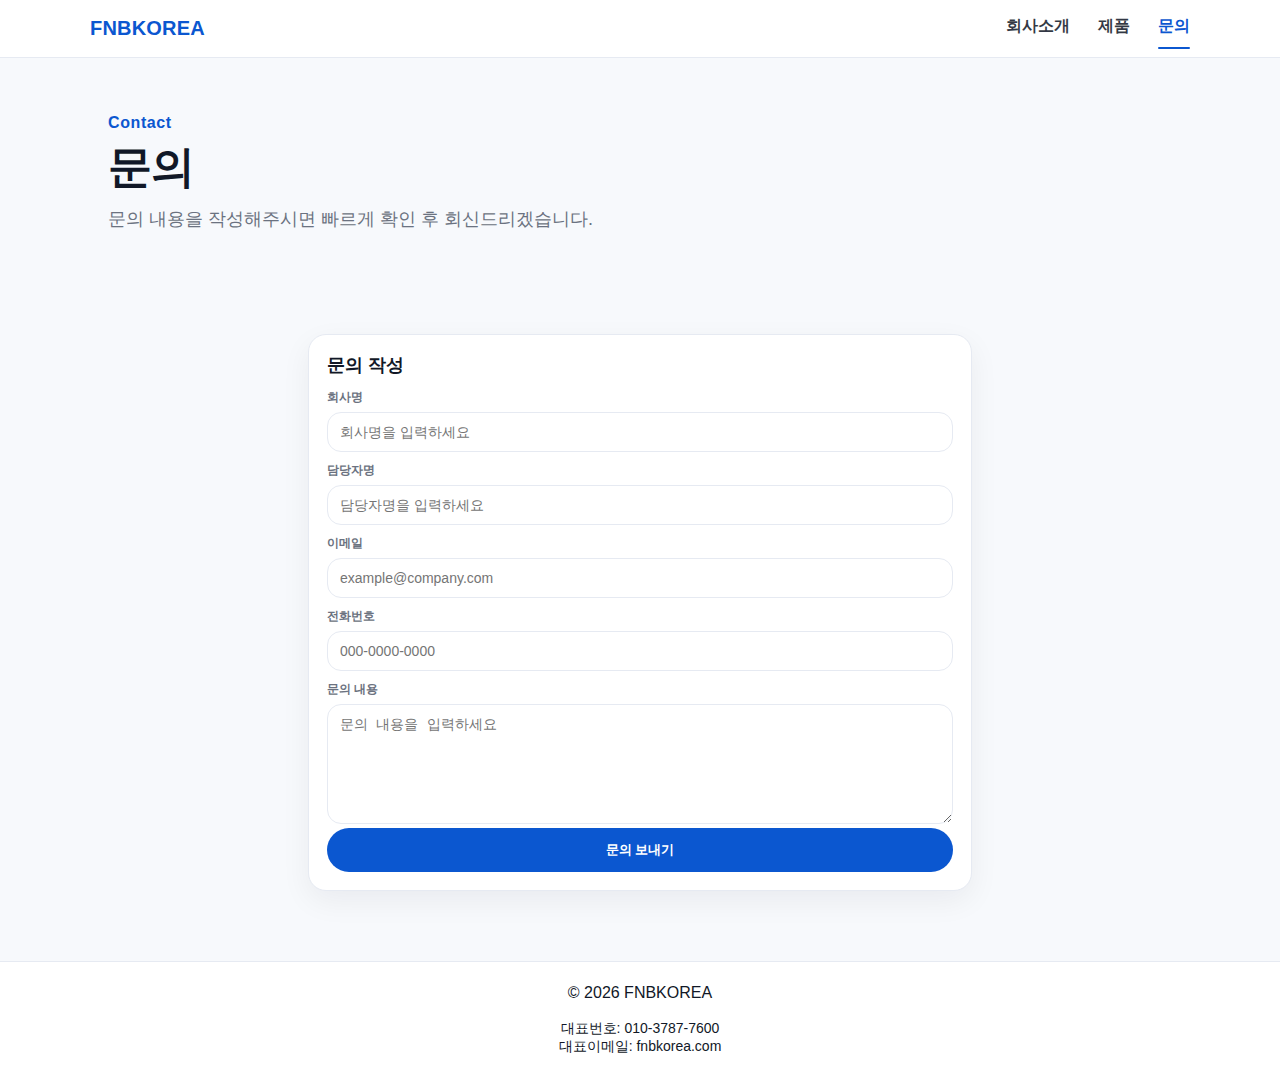
<file: contact.html>
<!doctype html>
<html lang="ko">
<head>
  <meta charset="utf-8" />
  <meta name="viewport" content="width=device-width, initial-scale=1" />
  <title>FNBKOREA | 문의</title>
  <link rel="stylesheet" href="style.css" />
</head>
<body>

<header class="header">
  <div class="container header-inner">
    <a class="brand" href="index.html">FNBKOREA</a>
    <nav class="nav">
      <a href="company.html">회사소개</a>
      <a href="products.html">제품</a>
      <a href="contact.html" aria-current="page">문의</a>
    </nav>
  </div>
</header>

<main>
  <section class="hero-sub">
    <div class="container">
      <p class="eyebrow">Contact</p>
      <h1 class="h1">문의</h1>
      <p class="lead">문의 내용을 작성해주시면 빠르게 확인 후 회신드리겠습니다.</p>
    </div>
  </section>

  <section class="section">
    <div class="container" style="max-width:700px;">
      <div class="panel">
        <div class="panel-head">
          <h2 class="h3">문의 작성</h2>
        </div>

        <div class="panel-body">
          <form class="form" onsubmit="return false;">
            
            <label>회사명</label>
            <input type="text" placeholder="회사명을 입력하세요" />

            <label>담당자명</label>
            <input type="text" placeholder="담당자명을 입력하세요" />

            <label>이메일</label>
            <input type="email" placeholder="example@company.com" />

            <label>전화번호</label>
            <input type="tel" placeholder="000-0000-0000" />

            <label>문의 내용</label>
            <textarea rows="6" placeholder="문의 내용을 입력하세요"></textarea>

            <button class="btn btn-primary btn-block" type="submit">
              문의 보내기
            </button>

          </form>
        </div>
      </div>
    </div>
  </section>
</main>

<div id="footer"></div>

<script>
fetch("footer.html")
  .then(res => res.text())
  .then(data => {
    document.getElementById("footer").innerHTML = data;
  });
</script>

</body>
</html>
</file>
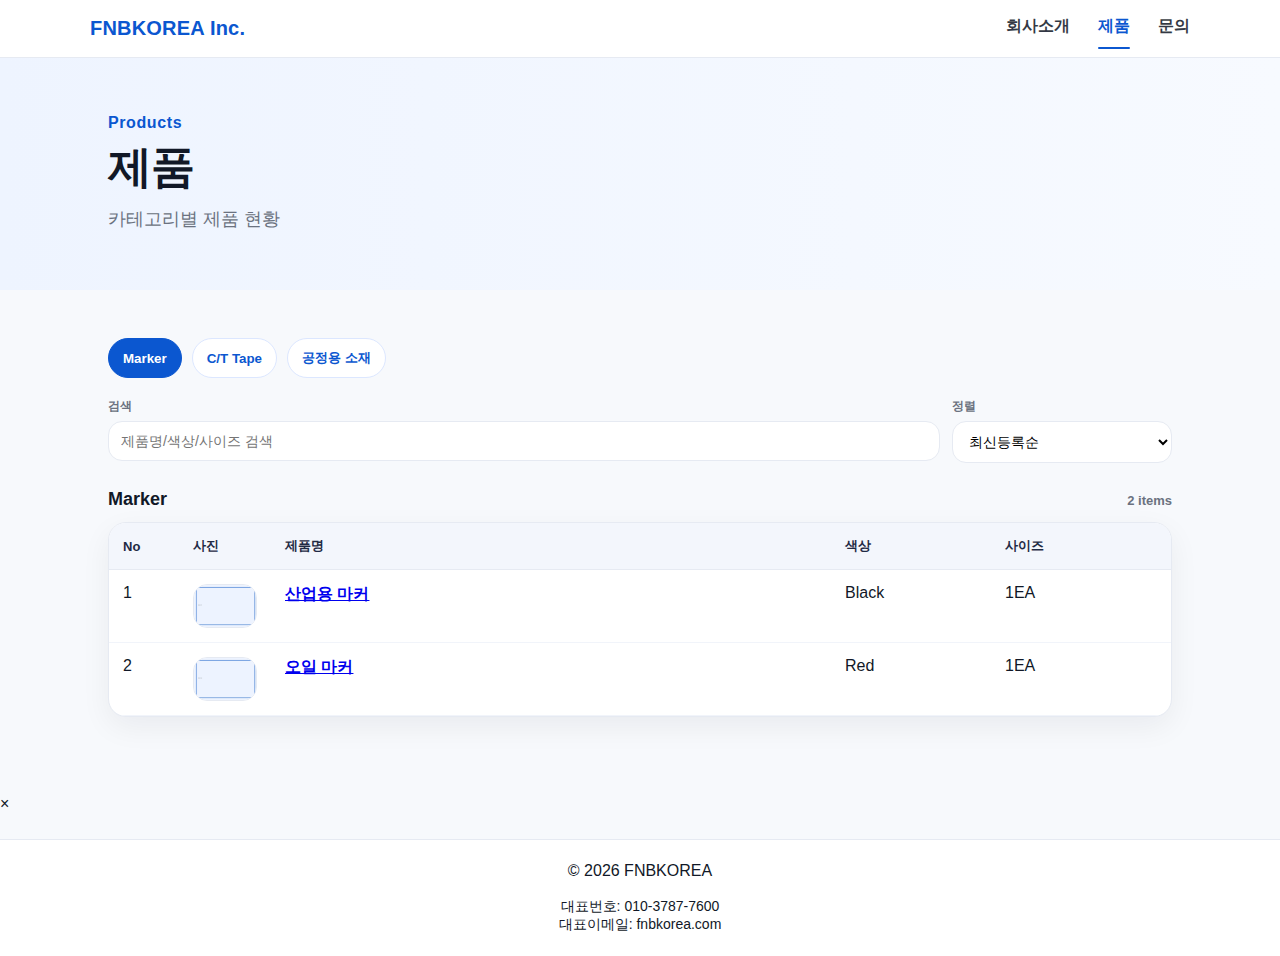
<file: products.html>
<!doctype html>
<html lang="ko">
<head>
  <meta charset="utf-8" />
  <meta name="viewport" content="width=device-width, initial-scale=1" />
  <title>FNBKOREA Inc. | 제품</title>
  <link rel="stylesheet" href="style.css" />
</head>
<body>
<header class="header">
  <div class="container header-inner">
    <a class="brand" href="index.html">FNBKOREA Inc.</a>
    <nav class="nav">
      <a href="company.html" >회사소개</a>
      <a href="products.html" aria-current="page">제품</a>
      <a href="contact.html" >문의</a>
    </nav>
  </div>
</header>

<main>
  <section class="hero hero-sub">
    <div class="container">
      <p class="eyebrow">Products</p>
      <h1 class="h1">제품</h1>
      <p class="lead">카테고리별 제품 현황</p>
    </div>
  </section>

  <section class="section">
  <div class="container">
    <div class="tabs">
      <button class="tab active" data-tab="marker">Marker</button>
      <button class="tab" data-tab="cttape">C/T Tape</button>
      <button class="tab" data-tab="material">공정용 소재</button>
    </div>

<div class="board-tools">
  <div class="tool">
    <label for="searchInput">검색</label>
    <input id="searchInput" type="text" placeholder="제품명/색상/사이즈 검색" />
  </div>

  <div class="tool tool-sort">
    <label for="sortSelect">정렬</label>
    <select id="sortSelect">
      <option value="latest">최신등록순</option>
      <option value="name">제품명순</option>
      <option value="color">색상순</option>
      <option value="size">사이즈순</option>
    </select>
  </div>
</div>

    <!-- Marker -->
    <section id="board-marker" class="board active" aria-label="Marker 게시판">
      <div class="board-head">
        <h2 class="h3">Marker</h2>
        <div class="count"><span id="count-marker">0</span> items</div>
      </div>
      <div class="table-wrap">
        <table class="board-table">
          <thead>
            <tr>
              <th style="width:70px;">No</th>
              <th style="width:90px;">사진</th>
              <th>제품명</th>
              <th style="width:160px;">색상</th>
              <th style="width:180px;">사이즈</th>
            </tr>
          </thead>
          <tbody id="tbody-marker"></tbody>
        </table>
      </div>
      <div class="empty" id="empty-marker">등록된 제품이 없습니다.</div>
    </section>

    <!-- C/T Tape -->
    <section id="board-cttape" class="board" aria-label="C/T Tape 게시판">
      <div class="board-head">
        <h2 class="h3">C/T Tape</h2>
        <div class="count"><span id="count-cttape">0</span> items</div>
      </div>
      <div class="table-wrap">
        <table class="board-table">
          <thead>
            <tr>
              <th style="width:70px;">No</th>
              <th style="width:90px;">사진</th>
              <th>제품명</th>
              <th style="width:160px;">색상</th>
              <th style="width:180px;">사이즈</th>
            </tr>
          </thead>
          <tbody id="tbody-cttape"></tbody>
        </table>
      </div>
      <div class="empty" id="empty-cttape">등록된 제품이 없습니다.</div>
    </section>

    <!-- 공정용 소재 -->
    <section id="board-material" class="board" aria-label="공정용 소재 게시판">
      <div class="board-head">
        <h2 class="h3">공정용 소재</h2>
        <div class="count"><span id="count-material">0</span> items</div>
      </div>
      <div class="table-wrap">
        <table class="board-table">
          <thead>
            <tr>
              <th style="width:70px;">No</th>
              <th style="width:90px;">사진</th>
              <th>제품명</th>
              <th style="width:160px;">색상</th>
              <th style="width:180px;">사이즈</th>
            </tr>
          </thead>
          <tbody id="tbody-material"></tbody>
        </table>
      </div>
      <div class="empty" id="empty-material">등록된 제품이 없습니다.</div>
    </section>

  </div>
</section>
<!-- 이미지 모달 -->
<div id="imageModal" class="image-modal">
  <span class="image-close">&times;</span>
  <img class="image-modal-content" id="modalImage">
</div>
</main>

<div id="footer"></div>

<script>
fetch("footer.html")
  .then(res => res.text())
  .then(data => {
    document.getElementById("footer").innerHTML = data;
  });
</script>

<script src="data.js"></script>
<script src="products.js" defer></script>

</body>
</html>
</file>
<file: style.css>
:root{
  --s-blue:#0B57D0;
  --s-blue2:#0847AA;
  --bg:#F7F9FC;
  --card:#FFFFFF;
  --text:#111827;
  --muted:#6B7280;
  --line:#E6EAF2;
  --radius:18px;
  --shadow:0 10px 30px rgba(17,24,39,.06);
}
*{ box-sizing:border-box; }
body{
  margin:0;
  font-family:"Pretendard","Noto Sans KR","Segoe UI",Arial,sans-serif;
  background:var(--bg);
  color:var(--text);
}
.container{ max-width:1100px; margin:0 auto; padding:0 18px; }

/* Header */
.header{ position:sticky; top:0; z-index:50; background:var(--card); border-bottom:1px solid var(--line); }
.header-inner{ display:flex; align-items:center; padding:16px 0; }
.brand{ margin-right:auto; text-decoration:none; color:var(--s-blue); font-weight:900; letter-spacing:.2px; font-size:20px; }
.nav{ margin-left:auto; display:flex; gap:28px; }
.nav a{
  text-decoration:none; color:var(--text); font-weight:800; opacity:.86;
  white-space:nowrap; padding-bottom:4px; position:relative;
}
.nav a:hover{ color:var(--s-blue); opacity:1; }
.nav a[aria-current="page"]{ color:var(--s-blue); opacity:1; }
.nav a[aria-current="page"]::after{ content:""; position:absolute; left:0; bottom:-8px; width:100%; height:2px; background:var(--s-blue); border-radius:2px; }

/* Type */
.h1{ font-size:44px; line-height:1.15; letter-spacing:-.6px; margin:0 0 12px; }
.h2{ font-size:24px; margin:0; }
.h3{ font-size:18px; margin:0; }
.lead{ margin:0; color:var(--muted); font-size:18px; line-height:1.65; }
.eyebrow{ margin:0 0 10px; color:var(--s-blue); font-weight:900; letter-spacing:.6px; }
.muted{ color:var(--muted); }

/* Buttons */
.btn{
  display:inline-flex; align-items:center; justify-content:center;
  padding:12px 18px; border-radius:999px;
  text-decoration:none; font-weight:900;
  border:1px solid transparent; cursor:pointer;
}
.btn-primary{ background:var(--s-blue); color:#fff; }
.btn-primary:hover{ background:var(--s-blue2); }
.btn-ghost{ background:#fff; color:var(--text); border-color:var(--line); }
.btn-ghost:hover{ border-color:#C8D3EA; }
.btn-block{ width:100%; }

/* Hero */
.hero{ background:linear-gradient(90deg,#EEF4FF,#F7FAFF); }
.hero-sub{ padding:56px 0; }
.section{ padding:44px 0; }
.section-head{ display:flex; justify-content:space-between; align-items:end; gap:12px; margin-bottom:14px; }
.cta-row{ display:flex; gap:10px; flex-wrap:wrap; }

/* Cards */
.cards{ display:grid; gap:14px; }
.cards-3{ grid-template-columns:repeat(3,1fr); }
.card{
  display:block; text-decoration:none; color:var(--text);
  background:var(--card); border:1px solid var(--line);
  border-radius:var(--radius); box-shadow:var(--shadow);
  padding:18px;
}
.card:hover{ border-color:#C8D3EA; }
.card-kicker{ color:var(--s-blue); font-weight:900; font-size:12px; letter-spacing:.6px; }
.card-title{ margin-top:10px; font-size:18px; font-weight:900; }
.card-desc{ margin-top:6px; color:var(--muted); line-height:1.5; }

/* Layout panels */
.grid-2{ display:grid; grid-template-columns:1fr 1fr; gap:14px; }
.panel{
  background:var(--card); border:1px solid var(--line);
  border-radius:var(--radius); box-shadow:var(--shadow);
  padding:18px;
}
.panel-head{ display:flex; justify-content:space-between; align-items:center; gap:10px; margin-bottom:12px; }
.badge{
  font-size:12px; font-weight:900; color:var(--s-blue);
  background:#EEF4FF; border:1px solid #DCE7FF;
  padding:6px 10px; border-radius:999px;
}
.divider{ height:1px; background:var(--line); margin:14px 0; }
.pill-row{ display:flex; gap:8px; flex-wrap:wrap; }
.pill{
  border:1px solid #DCE7FF; background:#EEF4FF; color:var(--s-blue);
  font-weight:900; padding:8px 12px; border-radius:999px; font-size:12px;
}
.kv{ display:grid; grid-template-columns:90px 1fr; gap:10px 12px; align-items:center; }
.kv-k{ color:var(--muted); font-weight:900; font-size:13px; }
.kv-v{ font-weight:800; }
.map-box{
  width:100%; border-radius:var(--radius); overflow:hidden;
  border:1px solid var(--line); background:#fff;
}
.map-box img{ width:100%; height:240px; object-fit:cover; display:block; }

/* Products: tabs/tools/board/table */
.tabs{ display:flex; gap:10px; justify-content:flex-start; padding:4px 0 10px; flex-wrap:wrap; }
.tab{
  padding:10px 14px; border:1px solid #DCE7FF; background:#fff; color:var(--s-blue);
  border-radius:999px; font-weight:900; cursor:pointer;
}
.tab.active{ background:var(--s-blue); color:#fff; border-color:var(--s-blue); }

.board-tools{
  display:grid; grid-template-columns:1fr 220px; gap:12px; padding:10px 0 18px;
}
.tool label{ display:block; font-size:12px; color:var(--muted); font-weight:900; margin-bottom:6px; }
.tool input, .tool select{
  width:100%; padding:11px 12px; border:1px solid var(--line);
  border-radius:14px; font-size:14px; background:#fff;
}

.board{ display:none; padding:0 0 34px; }
.board.active{ display:block; }
.board-head{ display:flex; justify-content:space-between; align-items:baseline; margin:8px 0 12px; }
.count{ color:var(--muted); font-size:13px; font-weight:900; }

.table-wrap{
  overflow:auto; border:1px solid var(--line);
  border-radius:var(--radius); background:#fff; box-shadow:var(--shadow);
}
.board-table{ width:100%; border-collapse:collapse; min-width:860px; }
.board-table thead th{
  text-align:left; font-size:13px; padding:14px;
  background:#F3F6FC; color:#1f2a44; border-bottom:1px solid var(--line);
}
.board-table tbody td{ padding:14px; border-bottom:1px solid #F1F4FA; vertical-align:top; }
.board-table tbody tr:hover{ background:#F7FAFF; }

.title{ font-weight:900; margin-bottom:4px; }
.desc{ font-size:12px; color:var(--muted); line-height:1.4; }

.thumb{
  width:64px; height:44px; border-radius:14px;
  overflow:hidden; border:1px solid var(--line); background:#fff;
}
.thumb img{ width:100%; height:100%; object-fit:cover; display:block; }

.empty{
  margin-top:12px; padding:14px; border:1px dashed #C8D3EA;
  border-radius:var(--radius); color:var(--muted);
  display:none; background:#fff;
}

.form label{ display:block; font-size:12px; font-weight:900; color:var(--muted); margin-top:10px; margin-bottom:6px; }
.form input, .form textarea{
  width:100%; padding:11px 12px; border:1px solid var(--line);
  border-radius:14px; font-size:14px; background:#fff;
}
.form textarea{ resize:vertical; }

.code{
  margin:0; background:#0b1220; color:#e5e7eb;
  padding:14px; border-radius:14px; overflow:auto;
}
.code code{ font-family: ui-monospace, SFMono-Regular, Menlo, Monaco, Consolas, "Liberation Mono", monospace; font-size:13px; }

/* Footer */
.footer{ background:var(--card); border-top:1px solid var(--line); padding:22px 0; margin-top:26px; }
.footer-inner{ display:flex; justify-content:space-between; align-items:center; gap:12px; }

@media (max-width: 980px){
  .cards-3{ grid-template-columns:1fr; }
  .grid-2{ grid-template-columns:1fr; }
  .footer-inner{ flex-direction:column; align-items:flex-start; }
  .h1{ font-size:32px; }
  .board-tools{ grid-template-columns:1fr; }
}
/* ===== Home Hero (사진 1장 + 텍스트) ===== */
.hero-photo{
  position: relative;
  min-height: calc(100vh - 74px); /* 헤더 높이만큼 제외 */
  background-image: var(--hero-image);
  background-size: cover;
  background-position: center;
  display: grid;
  place-items: center;
}

.hero-overlay{
  position:absolute;
  inset:0;
  background: linear-gradient(
    180deg,
    rgba(0,0,0,.35) 0%,
    rgba(0,0,0,.25) 45%,
    rgba(0,0,0,.40) 100%
  );
}

.hero-center{
  position: relative;
  z-index: 1;
  text-align: center;
  color: #fff;
  padding: 64px 18px;
}

.hero-title{
  margin: 0 0 14px;
  font-size: clamp(34px, 5vw, 64px);
  font-weight: 900;
  letter-spacing: -0.8px;
}

.hero-subtitle{
  margin: 0 auto;
  max-width: 820px;
  font-size: clamp(14px, 2.2vw, 20px);
  line-height: 1.7;
  opacity: .92;
}

.hero-actions{
  margin-top: 22px;
  display: flex;
  gap: 10px;
  justify-content: center;
  flex-wrap: wrap;
}

/* 사진 위 버튼 스타일 보정 */
.hero-photo .btn-ghost{
  background: rgba(255,255,255,.12);
  color: #fff;
  border-color: rgba(255,255,255,.35);
}
.hero-photo .btn-ghost:hover{
  background: rgba(255,255,255,.18);
  border-color: rgba(255,255,255,.55);
}
</file>
